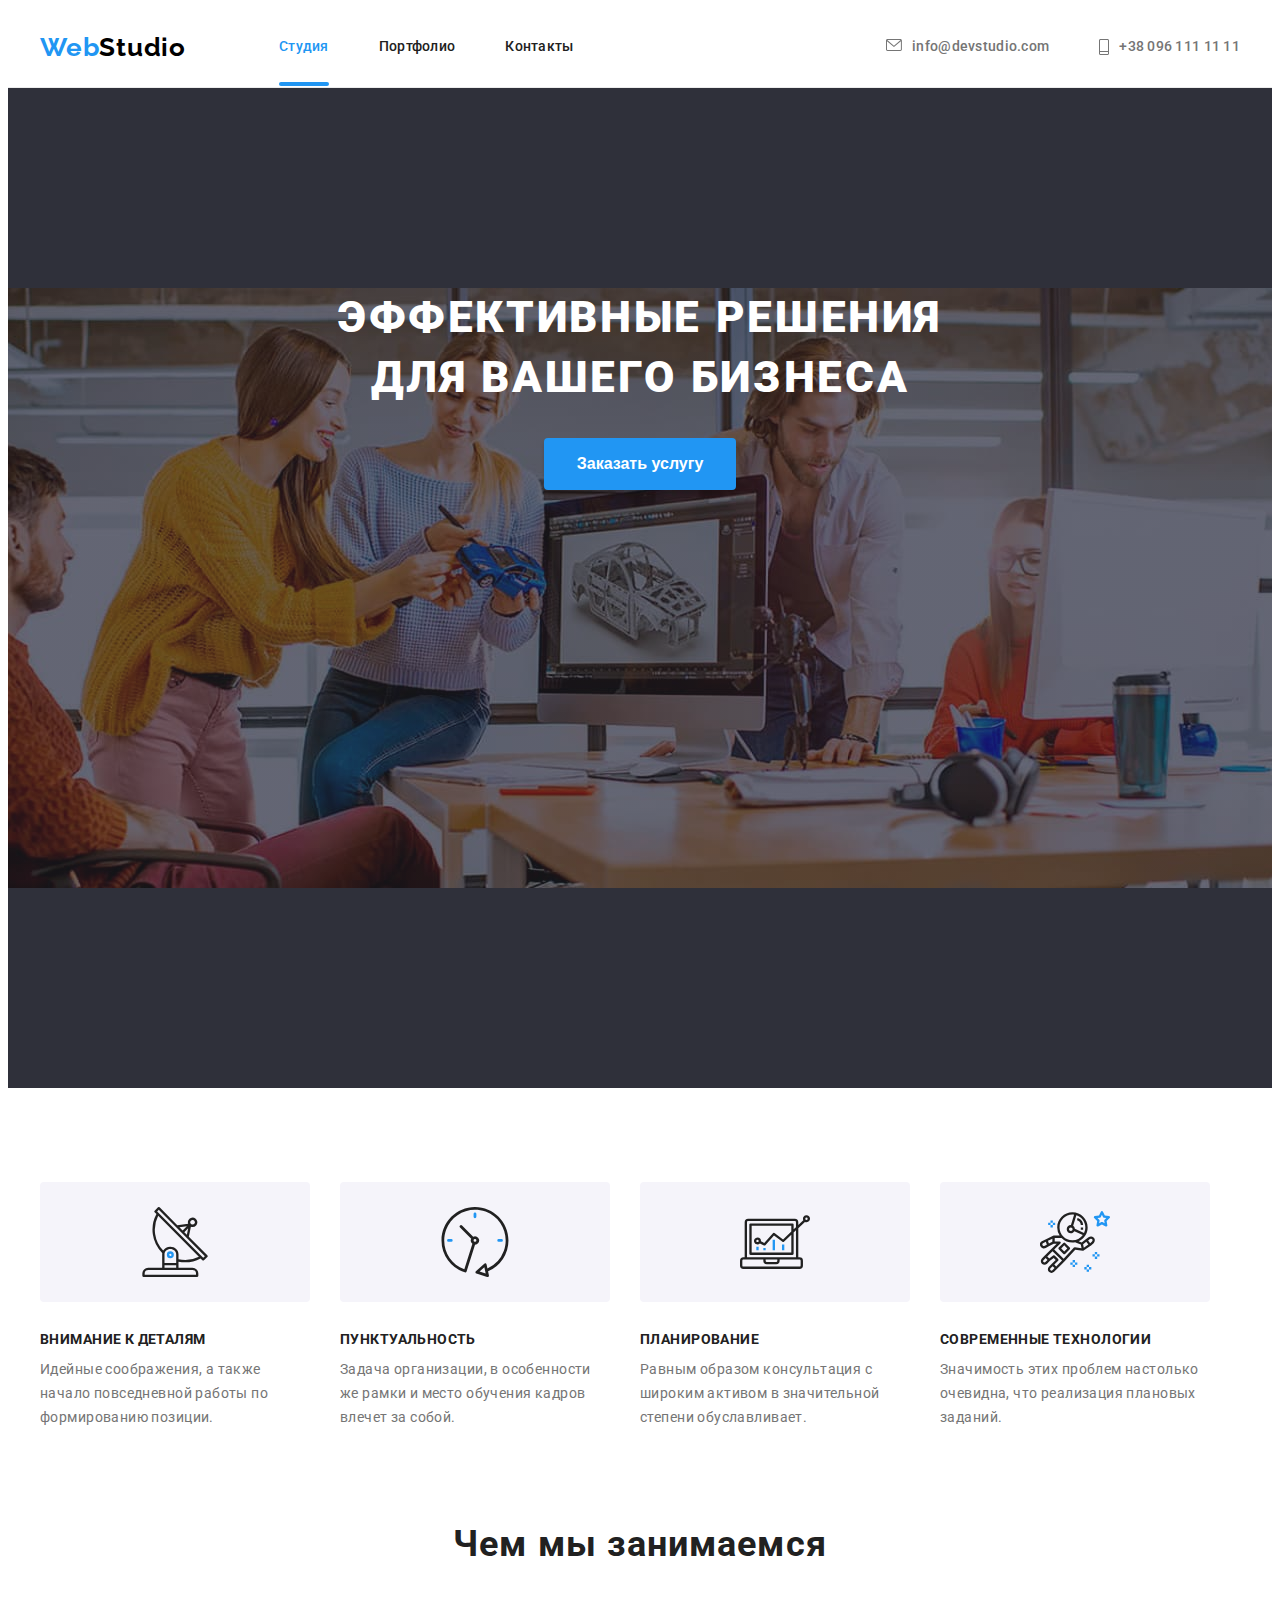
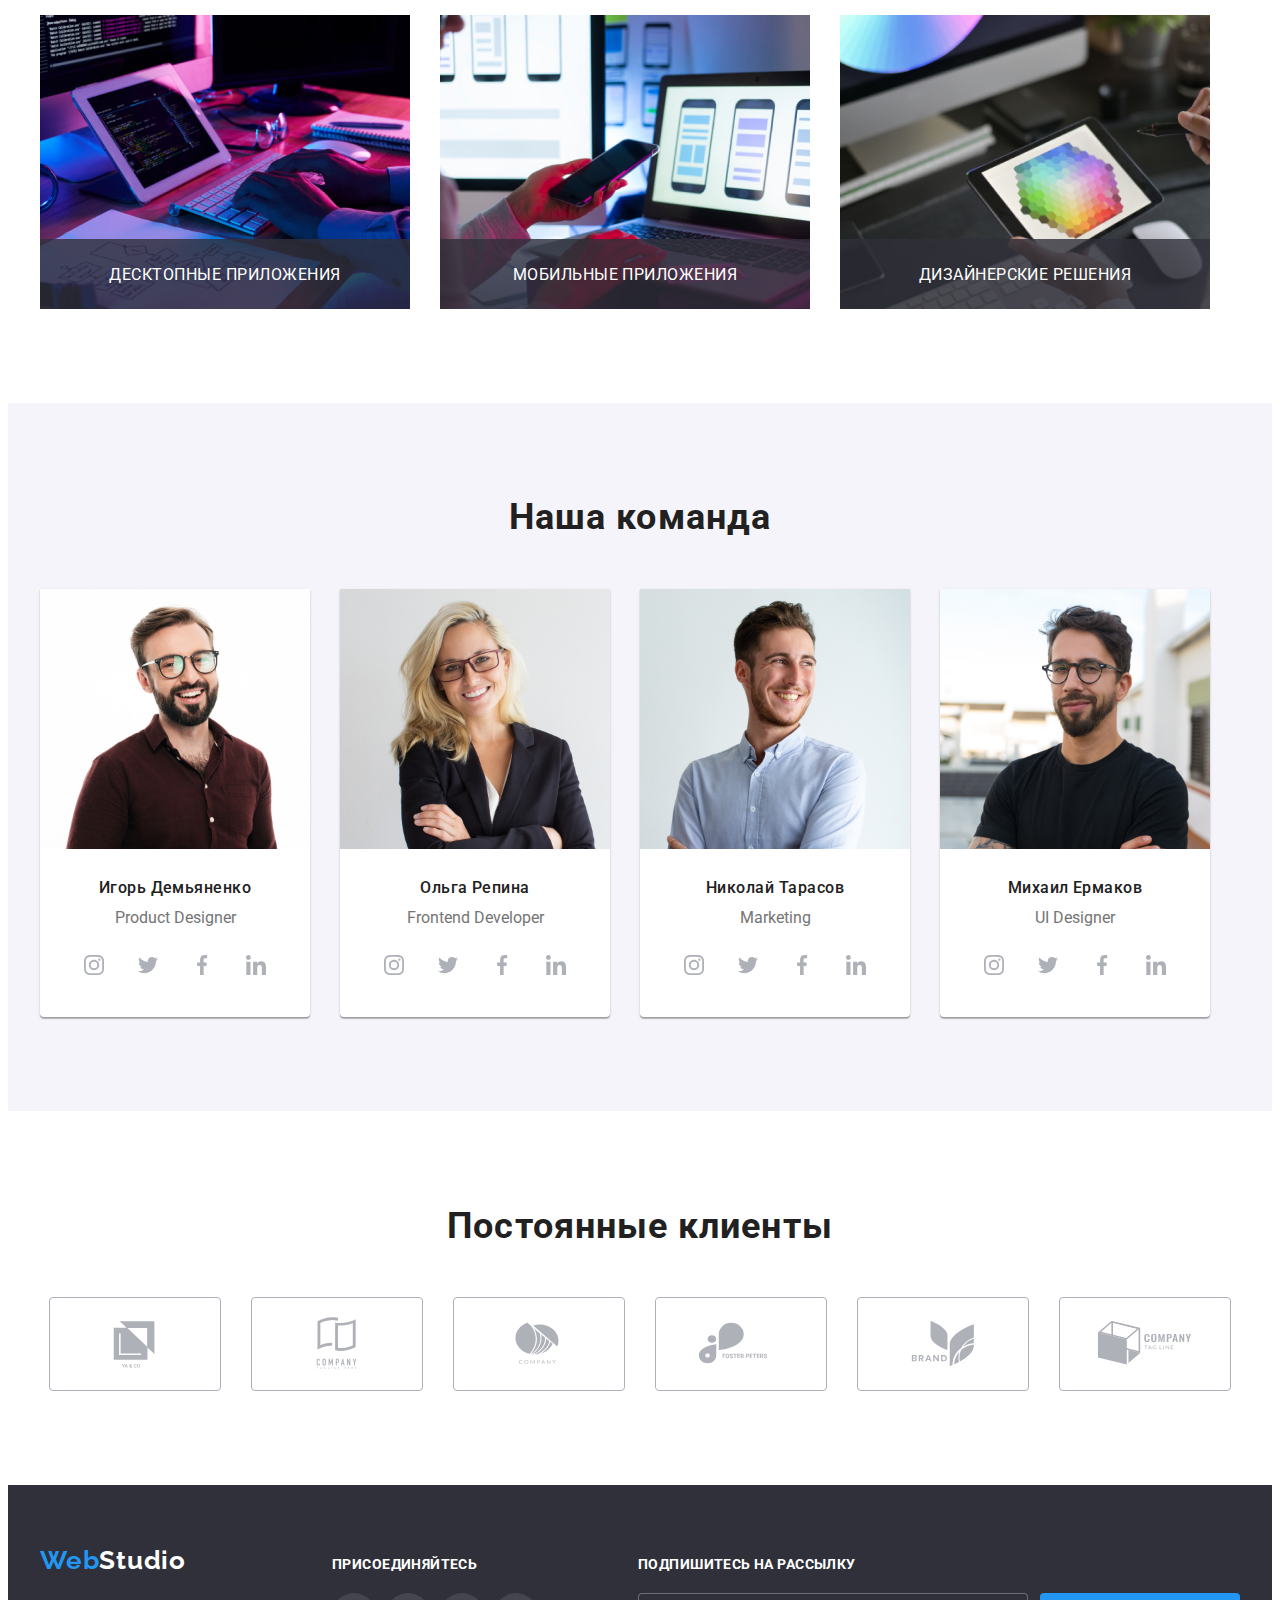
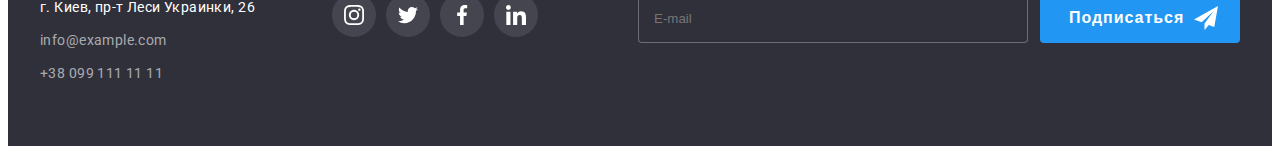
<file: index.html>
<!DOCTYPE html>
<html lang="ru">
  <head>
    <meta charset="UTF-8" />
    <meta http-equiv="X-UA-Compatible" content="IE=edge" />
    <meta name="viewport" content="width=device-width, initial-scale=1.0" />
    <title>WebStudio</title>
    <link rel="preconnect" href="https://fonts.googleapis.com" />
    <link rel="preconnect" href="https://fonts.gstatic.com" crossorigin />
    <link
      href="https://fonts.googleapis.com/css2?family=Raleway:wght@700&family=Roboto:wght@400;500;700;900&display=swap"
      rel="stylesheet"
    />
    <link
      rel="stylesheet"
      href="https://cdnjs.cloudflare.com/ajax/libs/modern-normalize/1.1.0/modern-normalize.min.css"
      integrity="sha512-wpPYUAdjBVSE4KJnH1VR1HeZfpl1ub8YT/NKx4PuQ5NmX2tKuGu6U/JRp5y+Y8XG2tV+wKQpNHVUX03MfMFn9Q=="
      crossorigin="anonymous"
      referrerpolicy="no-referrer"
    />
    <link rel="stylesheet" href="./css/styles.css" />
  </head>
  <body>
    <header class="header">
      <div class="container head-container">
        <a class="logo link" href="./index.html"
          >Web<span class="dark-logo">Studio</span></a
        >
        <nav class="header-nav">
          <ul class="menu list">
            <li class="menu-item">
              <a class="menu-link current link" href="./index.html">Студия</a>
            </li>
            <li class="menu-item">
              <a class="menu-link link" href="./portfolio.html">Портфолио</a>
            </li>
            <li class="menu-item">
              <a class="menu-link link" href="#">Контакты</a>
            </li>
          </ul>
        </nav>
        <ul class="contact list">
          <li class="contact-item">
            <a class="contact-link link" href="mailto:info@devstudio.com">
              <svg class="contact-icon" width="16" height="12">
                <use href="./images/icons.svg#envelope"></use>
              </svg>
              info@devstudio.com
            </a>
          </li>
          <li class="contact-item">
            <a class="contact-link link" href="tel:0961111111">
              <svg class="contact-icon" width="10" height="16">
                <use href="./images/icons.svg#vector"></use>
              </svg>
              +38 096 111 11 11</a
            >
          </li>
        </ul>
      </div>
    </header>
    <main>
      <section class="section hero">
        <div class="container hero-container">
          <h1 class="hero-title">
            Эффективные решения <br />для вашего бизнеса
          </h1>
          <button class="hero-btn" data-modal-open type="button">
            Заказать услугу
          </button>
        </div>
      </section>
      <section class="section features">
        <div class="container features-container">
          <ul class="features-menu list">
            <li class="features-item">
              <div class="features-border">
                <svg width="70" height="70">
                  <use href="./images/icons.svg#antenna"></use>
                </svg>
              </div>
              <h3 class="our-features">Внимание к деталям</h3>
              <p class="idea-features">
                Идейные соображения, а также начало повседневной работы по
                формированию позиции.
              </p>
            </li>
            <li class="features-item">
              <div class="features-border">
                <svg width="70" height="70">
                  <use href="./images/icons.svg#clock"></use>
                </svg>
              </div>
              <h3 class="our-features">Пунктуальность</h3>
              <p class="idea-features">
                Задача организации, в особенности же рамки и место обучения
                кадров влечет за собой.
              </p>
            </li>
            <li class="features-item">
              <div class="features-border">
                <svg width="70" height="70">
                  <use href="./images/icons.svg#diagram"></use>
                </svg>
              </div>
              <h3 class="our-features">Планирование</h3>
              <p class="idea-features">
                Равным образом консультация с широким активом в значительной
                степени обуславливает.
              </p>
            </li>
            <li class="features-item">
              <div class="features-border">
                <svg width="70" height="70">
                  <use href="./images/icons.svg#astronaut"></use>
                </svg>
              </div>
              <h3 class="our-features">Современные технологии</h3>
              <p class="idea-features">
                Значимость этих проблем настолько очевидна, что реализация
                плановых заданий.
              </p>
            </li>
          </ul>
        </div>
      </section>
      <section class="section our-mission">
        <div class="container our-mission-container">
          <h2 class="mission">Чем мы занимаемся</h2>
          <ul class="mission-list list">
            <li class="mission-item">
              <img
                src="./images/comp.jpg"
                alt="поддержка работы сайта на компьютере"
                width="370"
                height="294"
              />
              <div class="mission-text">Десктопные приложения</div>
            </li>
            <li class="mission-item">
              <img
                src="./images/phone.jpg"
                alt="поддержка работы сайта на телефоне"
                width="370"
                height="294"
              />
              <div class="mission-text">Мобильные приложения</div>
            </li>
            <li class="mission-item">
              <img
                src="./images/tab.jpg"
                alt="поддержка работы сайта на планшете"
                width="370"
                height="294"
              />
              <div class="mission-text">Дизайнерские решения</div>
            </li>
          </ul>
        </div>
      </section>
      <section class="section personal">
        <div class="container personal-container">
          <h2 class="our-team">Наша команда</h2>
          <ul class="team-list list">
            <li class="team">
              <img
                src="./images/employees/igor.jpg"
                alt="Игорь Демьяненко"
                width="270"
                height="260"
              />
              <div class="person">
                <h3 class="team-person">Игорь Демьяненко</h3>
                <p class="person-work" lang="en">Product Designer</p>
                <ul class="social list">
                  <li class="social-item">
                    <a
                      class="social-link link"
                      href=""
                      target="_blank"
                      rel="noopener noreferrer"
                      aria-label="instagram"
                    >
                      <svg class="social-icon" width="20" height="20">
                        <use href="./images/icons.svg#instagram"></use>
                      </svg>
                    </a>
                  </li>
                  <li class="social-item">
                    <a
                      class="social-link link"
                      href=""
                      target="_blank"
                      rel="noopener noreferrer"
                      aria-label="twitter"
                    >
                      <svg class="social-icon" width="20" height="20">
                        <use href="./images/icons.svg#twitter"></use>
                      </svg>
                    </a>
                  </li>
                  <li class="social-item">
                    <a
                      class="social-link link"
                      href=""
                      target="_blank"
                      rel="noopener noreferrer"
                      aria-label="facebook"
                    >
                      <svg class="social-icon" width="20" height="20">
                        <use href="./images/icons.svg#facebook"></use>
                      </svg>
                    </a>
                  </li>
                  <li class="social-item">
                    <a
                      class="social-link link"
                      href=""
                      target="_blank"
                      rel="noopener noreferrer"
                      aria-label="linkedin"
                    >
                      <svg class="social-icon" width="20" height="20">
                        <use href="./images/icons.svg#linkedin"></use>
                      </svg>
                    </a>
                  </li>
                </ul>
              </div>
            </li>
            <li class="team">
              <img
                src="./images/employees/olga.jpg"
                alt="Ольга Репина"
                width="270"
                height="260"
              />
              <div class="person">
                <h3 class="team-person">Ольга Репина</h3>
                <p class="person-work" lang="en">Frontend Developer</p>
                <ul class="social list">
                  <li class="social-item">
                    <a
                      class="social-link link"
                      href=""
                      target="_blank"
                      rel="noopener noreferrer"
                      aria-label="instagram"
                    >
                      <svg class="social-icon" width="20" height="20">
                        <use href="./images/icons.svg#instagram"></use>
                      </svg>
                    </a>
                  </li>
                  <li class="social-item">
                    <a
                      class="social-link link"
                      href=""
                      target="_blank"
                      rel="noopener noreferrer"
                      aria-label="twitter"
                    >
                      <svg class="social-icon" width="20" height="20">
                        <use href="./images/icons.svg#twitter"></use>
                      </svg>
                    </a>
                  </li>
                  <li class="social-item">
                    <a
                      class="social-link link"
                      href=""
                      target="_blank"
                      rel="noopener noreferrer"
                      aria-label="facebook"
                    >
                      <svg class="social-icon" width="20" height="20">
                        <use href="./images/icons.svg#facebook"></use>
                      </svg>
                    </a>
                  </li>
                  <li class="social-item">
                    <a
                      class="social-link link"
                      href=""
                      target="_blank"
                      rel="noopener noreferrer"
                      aria-label="linkedin"
                    >
                      <svg class="social-icon" width="20" height="20">
                        <use href="./images/icons.svg#linkedin"></use>
                      </svg>
                    </a>
                  </li>
                </ul>
              </div>
            </li>
            <li class="team">
              <img
                src="./images/employees/nikolai.jpg"
                alt="Николай Тарасов"
                width="270"
                height="260"
              />
              <div class="person">
                <h3 class="team-person">Николай Тарасов</h3>
                <p class="person-work" lang="en">Marketing</p>
                <ul class="social list">
                  <li class="social-item">
                    <a
                      class="social-link link"
                      href=""
                      target="_blank"
                      rel="noopener noreferrer"
                      aria-label="instagram"
                    >
                      <svg class="social-icon" width="20" height="20">
                        <use href="./images/icons.svg#instagram"></use>
                      </svg>
                    </a>
                  </li>
                  <li class="social-item">
                    <a
                      class="social-link link"
                      href=""
                      target="_blank"
                      rel="noopener noreferrer"
                      aria-label="twitter"
                    >
                      <svg class="social-icon" width="20" height="20">
                        <use href="./images/icons.svg#twitter"></use>
                      </svg>
                    </a>
                  </li>
                  <li class="social-item">
                    <a
                      class="social-link link"
                      href=""
                      target="_blank"
                      rel="noopener noreferrer"
                      aria-label="facebook"
                    >
                      <svg class="social-icon" width="20" height="20">
                        <use href="./images/icons.svg#facebook"></use>
                      </svg>
                    </a>
                  </li>
                  <li class="social-item">
                    <a
                      class="social-link link"
                      href=""
                      target="_blank"
                      rel="noopener noreferrer"
                      aria-label="linkedin"
                    >
                      <svg class="social-icon" width="20" height="20">
                        <use href="./images/icons.svg#linkedin"></use>
                      </svg>
                    </a>
                  </li>
                </ul>
              </div>
            </li>
            <li class="team">
              <img
                src="./images/employees/mixail.jpg"
                alt="Михаил Ермаков"
                width="270"
                height="260"
              />
              <div class="person">
                <h3 class="team-person">Михаил Ермаков</h3>
                <p class="person-work" lang="en">UI Designer</p>
                <ul class="social list">
                  <li class="social-item">
                    <a
                      class="social-link link"
                      href=""
                      target="_blank"
                      rel="noopener noreferrer"
                      aria-label="instagram"
                    >
                      <svg class="social-icon" width="20" height="20">
                        <use href="./images/icons.svg#instagram"></use>
                      </svg>
                    </a>
                  </li>
                  <li class="social-item">
                    <a
                      class="social-link link"
                      href=""
                      target="_blank"
                      rel="noopener noreferrer"
                      aria-label="twitter"
                    >
                      <svg class="social-icon" width="20" height="20">
                        <use href="./images/icons.svg#twitter"></use>
                      </svg>
                    </a>
                  </li>
                  <li class="social-item">
                    <a
                      class="social-link link"
                      href=""
                      target="_blank"
                      rel="noopener noreferrer"
                      aria-label="facebook"
                    >
                      <svg class="social-icon" width="20" height="20">
                        <use href="./images/icons.svg#facebook"></use>
                      </svg>
                    </a>
                  </li>
                  <li class="social-item">
                    <a
                      class="social-link link"
                      href=""
                      target="_blank"
                      rel="noopener noreferrer"
                      aria-label="linkedin"
                    >
                      <svg class="social-icon" width="20" height="20">
                        <use href="./images/icons.svg#linkedin"></use>
                      </svg>
                    </a>
                  </li>
                </ul>
              </div>
            </li>
          </ul>
        </div>
      </section>

      <section class="section partners">
        <div class="container">
          <h2 class="all-partners">Постоянные клиенты</h2>
          <ul class="our-partners">
            <li class="partners-items list">
              <a class="partners-link link" href="">
                <svg class="partners-icons" width="106" height="60">
                  <use href="./images/icons.svg#Logo-1"></use>
                </svg>
              </a>
            </li>
            <li class="partners-items list">
              <a class="partners-link link" href="">
                <svg class="partners-icons" width="106" height="60">
                  <use href="./images/icons.svg#Logo-2"></use>
                </svg>
              </a>
            </li>
            <li class="partners-items list">
              <a class="partners-link link" href="">
                <svg class="partners-icons" width="106" height="60">
                  <use href="./images/icons.svg#Logo-3"></use>
                </svg>
              </a>
            </li>
            <li class="partners-items list">
              <a class="partners-link link" href="">
                <svg class="partners-icons" width="106" height="60">
                  <use href="./images/icons.svg#Logo-4"></use>
                </svg>
              </a>
            </li>
            <li class="partners-items list">
              <a class="partners-link link" href="">
                <svg class="partners-icons" width="106" height="60">
                  <use href="./images/icons.svg#Logo-5"></use>
                </svg>
              </a>
            </li>
            <li class="partners-items list">
              <a class="partners-link link" href="">
                <svg class="partners-icons" width="106" height="60">
                  <use href="./images/icons.svg#Logo-6"></use>
                </svg>
              </a>
            </li>
          </ul>
        </div>
      </section>
    </main>
    <footer class="footer">
      <div class="footer-container container">
        <div class="logo-adres">
          <a class="logo-footer link" href="./index.html"
            >Web<span class="light-logo">Studio</span></a
          >
          <ul class="list">
            <li class="item">
              <a
                class="adress-link adress link"
                href="https://bit.ly/3pXMvUd"
                target="_blank"
                rel="noopener noreferrer"
              >
                г. Киев, пр-т Леси Украинки, 26
              </a>
            </li>
            <li class="item">
              <a class="footer-list link" href="mailto:info@example.com"
                >info@example.com</a
              >
            </li>
            <li class="item">
              <a class="footer-list link" href="tel:0991111111"
                >+38 099 111 11 11</a
              >
            </li>
          </ul>
        </div>
        <div class="join">
          <b class="join-us">Присоединяйтесь</b>
          <ul class="join-icons">
            <li class="join-item list">
              <a
                class="join-link link"
                href=""
                target="_blank"
                rel="noopener noreferrer"
                aria-label="instagram"
              >
                <svg class="join-icon" width="20" height="20">
                  <use href="./images/icons.svg#instagram"></use>
                </svg>
              </a>
            </li>
            <li class="join-item list">
              <a
                class="join-link link"
                href=""
                target="_blank"
                rel="noopener noreferrer"
                aria-label="instagram"
              >
                <svg class="join-icon" width="20" height="20">
                  <use href="./images/icons.svg#twitter"></use>
                </svg>
              </a>
            </li>
            <li class="join-item list">
              <a
                class="join-link link"
                href=""
                target="_blank"
                rel="noopener noreferrer"
                aria-label="instagram"
              >
                <svg class="join-icon" width="20" height="20">
                  <use href="./images/icons.svg#facebook"></use>
                </svg>
              </a>
            </li>
            <li class="join-item list">
              <a
                class="join-link link"
                href=""
                target="_blank"
                rel="noopener noreferrer"
                aria-label="instagram"
              >
                <svg class="join-icon" width="20" height="20">
                  <use href="./images/icons.svg#linkedin"></use>
                </svg>
              </a>
            </li>
          </ul>
        </div>
        <form class="form-send">
          <b class="send">Подпишитесь на рассылку</b>
          <label class="form-footer">
            <input
              class="form-email"
              type="email"
              name="email"
              placeholder="E-mail"
            />
            <button class="rep-button" type="submit">
              <b>Подписаться</b>
              <svg class="footer-icon" width="24" height="24">
                <use href="./images/icons.svg#aireplane"></use>
              </svg>
            </button>
          </label>
        </form>
      </div>
    </footer>
    <div class="backdrop is-hidden" data-modal>
      <div class="modal">
        <button
          class="modal-button"
          type="button"
          data-modal-close
          aria-label="Закрыть окно"
        >
          <svg class="modal-icon" width="11" height="11">
            <use href="./images/icons.svg#modal"></use>
          </svg>
        </button>

        <form class="form" autocomplete="off">
          <strong class="form-contact">
            Оставьте свои данные, мы вам перезвоним
          </strong>

          <label class="form-area">
            <span class="form-info">Имя</span>
            <span class="form-input-svg">
              <input type="text" class="form-input" name="name" />
              <svg class="icon" width="12" height="12">
                <use href="./images/icons.svg#human"></use></svg
            ></span>
          </label>

          <label class="form-area">
            <span class="form-info">Телефон </span>
            <span class="form-input-svg">
              <input class="form-input" type="text" name="tel" />
              <svg class="icon" width="13" height="13">
                <use href="./images/icons.svg#phone"></use></svg
            ></span>
          </label>

          <label class="form-area">
            <span class="form-info">Почта</span>
            <span class="form-input-svg">
              <input class="form-input" type="email" name="mail" />
              <svg class="icon" width="15" height="12">
                <use href="./images/icons.svg#letter"></use></svg
            ></span>
          </label>

          <label class="form-area">
            <span class="form-info">Комментарий</span>
            <textarea
              class="form-input-comment"
              name="comment"
              placeholder="Введите текст"
            ></textarea>
          </label>

          <label class="form-checkbox">
            <span class="checkbox-container">
              <input class="checkbox" name="agreement" type="checkbox" />
              <svg class="checkbox-icon-checked" width="16px" height="15px">
                <use href="./images/icons.svg#click"></use>
              </svg>
              <span class="checkbox-icon-unchecked"></span>
            </span>
            <span class="checkbox-label">
              Соглашаюсь с рассылкой и принимаю
              <a
                class="checkbox-label-link"
                href=""
                target="_blank"
                rel="noopener noreferrer"
                >Условия договора</a
              >
            </span>
          </label>
          <button class="send-btn" type="submit">Отправить</button>
        </form>
      </div>
    </div>

    <script src="./js/modal.js"></script>
  </body>
</html>
</file>
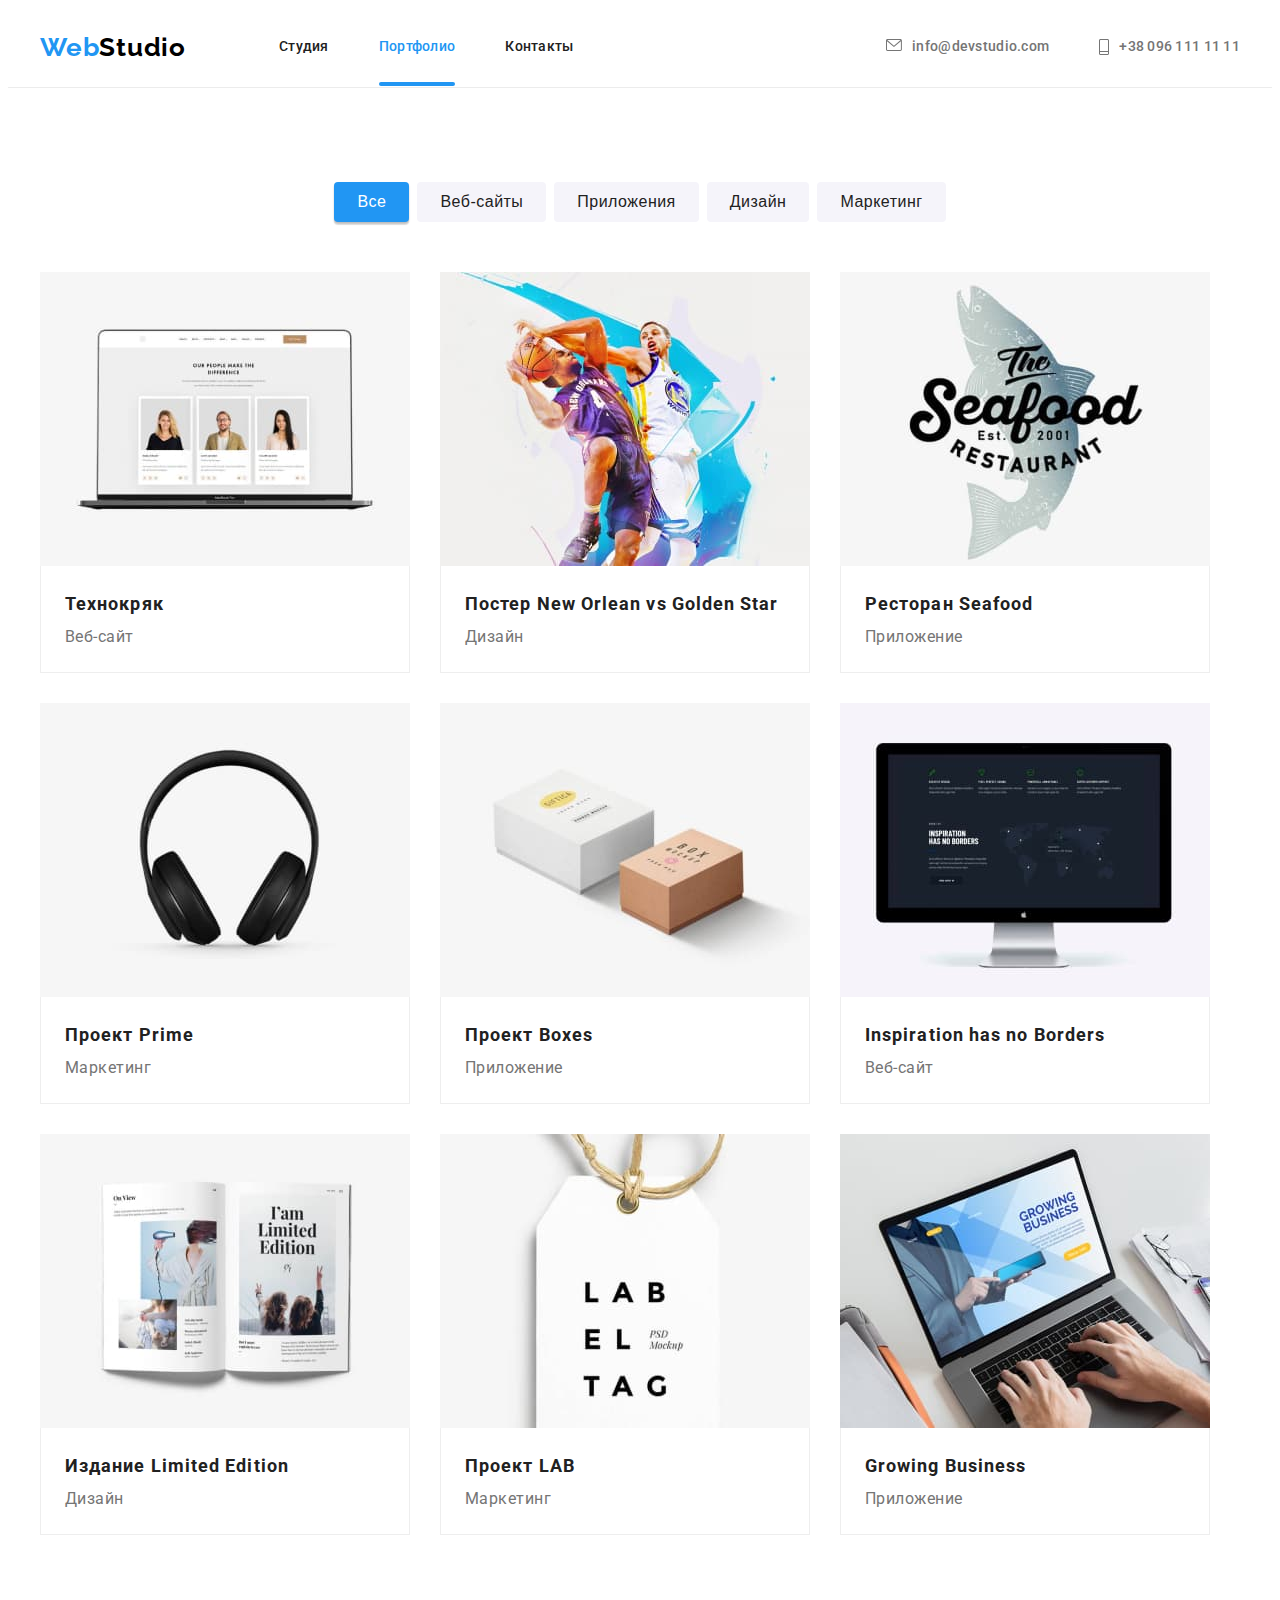
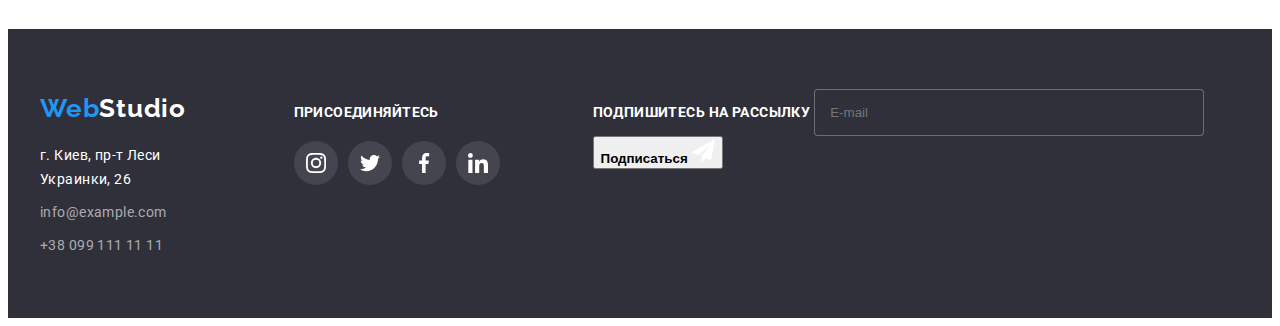
<file: portfolio.html>
<!DOCTYPE html>
<html lang="ru">
  <head>
    <meta charset="UTF-8" />
    <meta http-equiv="X-UA-Compatible" content="IE=edge" />
    <meta name="viewport" content="width=device-width, initial-scale=1.0" />
    <title>WebStudio</title>
    <link rel="preconnect" href="https://fonts.googleapis.com" />
    <link rel="preconnect" href="https://fonts.gstatic.com" crossorigin />
    <link
      href="https://fonts.googleapis.com/css2?family=Raleway:wght@700&family=Roboto:wght@400;500;700;900&display=swap"
      rel="stylesheet"
    />
        <link rel="stylesheet" href="https://cdnjs.cloudflare.com/ajax/libs/modern-normalize/1.1.0/modern-normalize.min.css"
          integrity="sha512-wpPYUAdjBVSE4KJnH1VR1HeZfpl1ub8YT/NKx4PuQ5NmX2tKuGu6U/JRp5y+Y8XG2tV+wKQpNHVUX03MfMFn9Q=="
          crossorigin="anonymous" referrerpolicy="no-referrer" />

    <link rel="stylesheet" href="./css/styles.css" />
  </head>
    <header class="header">
     <div class="container head-container">
        <a class="logo link" href="./index.html">Web<span class="dark-logo">Studio</span></a>
        <nav class="header-nav">
          <ul class="menu list">
            <li class="menu-item">
              <a class="menu-link  link" href="./index.html">Студия</a>
            </li>
            <li class="menu-item">
              <a class="menu-link current link" href="./portfolio.html">Портфолио</a>
            </li>
            <li class="menu-item">
              <a class="menu-link link" href="#">Контакты</a>
            </li>
          </ul>
        </nav>
        <ul class="contact list">
          <li class="contact-item">
            <a class="contact-link link" href="mailto:info@devstudio.com"> <svg class="contact-icon" width="16" height="12">
                <use href="./images/icons.svg#envelope"></use>
              </svg>
              info@devstudio.com </a>
          </li>
          <li class="contact-item">
            <a class="contact-link link" href="tel:0961111111">
              <svg class="contact-icon" width="10" height="16">
                <use href="./images/icons.svg#vector"></use>
              </svg>
              +38 096 111 11 11</a>
          </li>
        </ul>
</div>
    </header>
<main>
  <section class=" section menu-section">
    <div class="container">
      <h1 class="portfolio visually-hidden ">Наши роботы</h1>
      <ul class=" menu-nav list">
        <li class="button-item" ><button type="button" class="button active-btn">Все</button></li>
        <li class="button-item" ><button type="button" class="button">Веб-сайты</button></li>
        <li class="button-item" ><button type="button" class="button">Приложения</button></li>
        <li class="button-item"><button type="button" class="button">Дизайн</button></li>
        <li class="button-item"><button type="button" class="button">Маркетинг</button></li>
      </ul>

      <h2 class="our-projects visually-hidden">Наши проекты</h2>
      <ul class=" projects list">
      <li class="projects-item">
        <a class="projects-link link" href="#">
          <div class="projects-img">
         <img src="images/projects/project1.jpg" 
         height="294" />
        <div class="projects-overlay">
          <div class="overlay-text">
            <p>Ресурс предлагает комплексные предложения с разным уровнем функционала и сервисов. Все это позволит
              посетителю получить исчерпывающие сведения о компании или частном лице.</p>
          </div>
        </div>
          </div>
         <div class="project-text">
        <h3 class="project-name">Технокряк</h3>
        <p class="project-type">Веб-сайт</p>
        </div>
      </a>
      </li>
      <li class="projects-item"> <a class="projects-link link" href="#">
        <div class="projects-img">
        <img src="images/projects/project2.jpg" 
        alt="project2" 
        width="370" 
        height="294"
         /> 
        <div class="projects-overlay">
          <div class="overlay-text">
            <p>Ресурс предлагает комплексные предложения с разным уровнем функционала и сервисов. Все это позволит
              посетителю получить исчерпывающие сведения о компании или частном лице.</p>
          </div>
        </div>
        </div>
        <div class="project-text">
      <h3 class="project-name">Постер <span lang="en">New Orlean vs Golden Star</span></h3>
      <p class="project-type">Дизайн</p>
        </div>
      </a>
    </li>
      <li class="projects-item"><a class="projects-link link" href="#">
        <div class="projects-img">
        <img src="images/projects/project3.jpg" 
        alt="project1"
        width="370"
        height="294" />
        <div class="projects-overlay">
          <div class="overlay-text">
            <p>Ресурс предлагает комплексные предложения с разным уровнем функционала и сервисов. Все это позволит
              посетителю получить исчерпывающие сведения о компании или частном лице.</p>
          </div>
        </div>
        </div>
        <div class="project-text">
      <h3 class="project-name">Ресторан <span lang="en">Seafood</span></h3>
      <p class="project-type">Приложение</p>
      </div>
      </a>
    </li>
      <li class="projects-item"><a class="projects-link link" href="#">
        <div class="projects-img">
        <img src="images/projects/project4.jpg" 
        alt="project1" 
        width="370" 
        height="294" />
        <div class="projects-overlay">
          <div class="overlay-text">
            <p>Ресурс предлагает комплексные предложения с разным уровнем функционала и сервисов. Все это позволит
              посетителю получить исчерпывающие сведения о компании или частном лице.</p>
          </div>
        </div>
        </div>
        <div class="project-text">
      <h3 class="project-name">Проект <span lang="en">Prime</span></h3>
      <p class="project-type">Маркетинг</p>
      </div>
      </a>
    </li>
      <li class="projects-item"> <a class="projects-link link" href="#">
        <div class="projects-img">
        <img src="images/projects/project5.jpg" 
        alt="project1" 
        width="370"
         height="294" />
        <div class="projects-overlay">
          <div class="overlay-text">
            <p>Ресурс предлагает комплексные предложения с разным уровнем функционала и сервисов. Все это позволит
              посетителю получить исчерпывающие сведения о компании или частном лице.</p>
          </div>
        </div>
        </div>
        <div class="project-text">
      <h3 class="project-name">Проект <span lang="en">Boxes</span></h3>
      <p class="project-type">Приложение</p>
      </div>
      </a>
    </li>
      <li class="projects-item"><a class="projects-link link" href="#">
        <div class="projects-img">
        <img src="images/projects/project6.jpg" 
        alt="project1"
         width="370"
          height="294" />
          <div class="projects-overlay">
            <div class="overlay-text">
              <p>Ресурс предлагает комплексные предложения с разным уровнем функционала и сервисов. Все это позволит
                посетителю получить исчерпывающие сведения о компании или частном лице.</p>
            </div>
          </div>
          </div>
          <div class="project-text">
      <h3 class="project-name"><span lang="en">Inspiration has no Borders</span></h3>
      <p class="project-type">Веб-сайт</p>
      </div>
      </a>
    </li>
      <li class="projects-item"><a class="projects-link link" href="#">
        <div class="projects-img">
        <img src="images/projects/project7.jpg" 
        alt="project1"
         width="370" 
         height="294" />
        <div class="projects-overlay">
          <div class="overlay-text">
            <p>Ресурс предлагает комплексные предложения с разным уровнем функционала и сервисов. Все это позволит
              посетителю получить исчерпывающие сведения о компании или частном лице.</p>
          </div>
        </div>
        </div>
        <div class="project-text">
      <h3 class="project-name">Издание <span lang="en">Limited Edition</span></h3>
      <p class="project-type">Дизайн</p>
        </div>
      </a>
    </li>
      <li class="projects-item"><a class="projects-link link" href="#">
        <div class="projects-img">
        <img src="images/projects/project8.jpg" 
        alt="project1" 
        width="370"
         height="294" />
        <div class="projects-overlay">
          <div class="overlay-text">
            <p>Ресурс предлагает комплексные предложения с разным уровнем функционала и сервисов. Все это позволит
              посетителю получить исчерпывающие сведения о компании или частном лице.</p>
          </div>
        </div>
        </div>
        <div class="project-text">
      <h3 class="project-name">Проект <span lang="en">LAB</span></h3>
      <p class="project-type">Маркетинг</p>
        </div>
      </a>
    </li>
      <li class="projects-item"><a class=" projects-link link" href="#">
        <div class="projects-img">
        <img src="images/projects/project9.jpg"
         alt="project1"
          width="370"
           height="294" />
          <div class="projects-overlay">
            <div class="overlay-text">
              <p>Ресурс предлагает комплексные предложения с разным уровнем функционала и сервисов. Все это позволит
                посетителю получить исчерпывающие сведения о компании или частном лице.</p>
            </div>
          </div>
          </div>
          <div class="project-text">
      <h3 class="project-name"><span lang="en">Growing Business</span></h3>
      <p class="project-type">Приложение</p>
          </div>
      </a>
    </li>
    </ul>
    </div>
  </section>
    </main>
    <footer class="footer">
      <div class="footer-container container">
        <div class="logo-adres">
          <a class="logo-footer link" href="./index.html">Web<span class="light-logo">Studio</span></a>
          <ul class="list">
            <li class="item">
              <a class="adress-link adress link" href="https://bit.ly/3pXMvUd" target="_blank" rel="noopener noreferrer">
                г. Киев, пр-т Леси Украинки, 26
              </a>
            </li>
            <li class="item">
              <a class="footer-list link" href="mailto:info@example.com">info@example.com</a>
            </li>
            <li class="item">
              <a class="footer-list link" href="tel:0991111111">+38 099 111 11 11</a>
            </li>
          </ul>
        </div>
        <div class="join">
          <b class="join-us">Присоединяйтесь</b>
          <ul class="join-icons">
            <li class="join-item list">
              <a class="join-link link" href="" target="_blank" rel="noopener noreferrer" aria-label="instagram">
                <svg class="join-icon" width="20" height="20">
                  <use href="./images/icons.svg#instagram"></use>
                </svg>
              </a>
            </li>
            <li class="join-item list">
              <a class="join-link link" href="" target="_blank" rel="noopener noreferrer" aria-label="instagram">
                <svg class="join-icon" width="20" height="20">
                  <use href="./images/icons.svg#twitter"></use>
                </svg>
              </a>
            </li>
            <li class="join-item list">
              <a class="join-link link" href="" target="_blank" rel="noopener noreferrer" aria-label="instagram">
                <svg class="join-icon" width="20" height="20">
                  <use href="./images/icons.svg#facebook"></use>
                </svg>
              </a>
            </li>
            <li class="join-item list">
              <a class="join-link link" href="" target="_blank" rel="noopener noreferrer" aria-label="instagram">
                <svg class="join-icon" width="20" height="20">
                  <use href="./images/icons.svg#linkedin"></use>
                </svg>
              </a>
            </li>
          </ul>
        </div>
    
        <form class="form-send">
          <b class="send">Подпишитесь на рассылку</b>
          <label class="form-form">
            <input class="form-email" type="email" name="email" placeholder="E-mail" />
            <button class="form-sub" type="button"> <b>Подписаться</b>
              <svg class="form-icon" width="24" height="24">
                <use href="./images/icons.svg#aireplane"></use>
              </svg> </button>
          </label>
        </form>
      </div>
      </div>
    </footer>
  </body>
</html>
</file>
<file: css/styles.css>
:root {
  --main-font: "Roboto", sans-serif;
  --logo-font: "Raleway", sans-serif;
  --nav-color: #212121;
  --text-color: #757575;
  --hover-color: #2196f3;
  --light-color: #fff;
  --background-color: #2f303a;
}

body {
  font-family: var(--main-font);
  font-style: normal;
}
h1,
h2,
h3,
h4,
h5,
h6,
ul,
p {
  margin: 0;
  padding: 0;
}
img {
  display: block;
  max-width: 100%;
  height: auto;
}
.section {
  padding-bottom: 94px;
  padding-top: 94px;
}
.header {
  border-bottom: 1px solid #ececec;
  padding-top: 24px;
  padding-bottom: 24px;
}
.list {
  list-style: none;
  padding: 0;
  margin: 0;
}
.link {
  text-decoration: none;
}
.head-container {
  display: flex;
  align-content: center;
}
.container {
  width: 1200px;
  margin-left: auto;
  margin-right: auto;
  padding-left: 15px;
  padding-right: 15px;
  align-items: center;
  /* box-sizing: border-box; */
}

.header-nav {
  display: flex;
}
.logo {
  display: block;
  font-family: var(--logo-font);
  font-weight: 700;
  font-size: 26px;
  line-height: 1.19;
  letter-spacing: 0.03em;
  color: var(--hover-color);
  margin-right: 93px;
}
.dark-logo {
  color: #000;
}
.light-logo {
  color: var(--light-color);
}

.menu {
  font-weight: 500;
  font-size: 14px;
  line-height: 1.14;
  letter-spacing: 0.02em;
  display: flex;
}
.menu-item:not(:last-child) {
  margin-right: 50px;
}
.menu-link {
  position: relative;
  padding: 32px 0;
  color: var(--nav-color);
  transition: color 250ms cubic-bezier(0.4, 0, 0.2, 1);
}
.menu-link.current {
  color: #2196f3;
}

.menu-link.current::after {
  content: "";
  position: absolute;
  display: block;
  width: 100%;
  height: 4px;
  background-color: #2196f3;
  border-radius: 2px;
  bottom: 0;
  left: 0;
}

.contact {
  display: flex;
  justify-content: center;
  align-items: center;
  margin-left: auto;
  font-weight: 500;
  font-size: 14px;
  line-height: 1.14;
  letter-spacing: 0.02em;
}

.contact-item:not(:last-child) {
  margin-right: 50px;
}
.contact-link {
  display: flex;
  color: var(--text-color);
  transition: color 250ms cubic-bezier(0.4, 0, 0.2, 1);
}

.menu-link:hover,
.menu-link:focus,
.contact-link:hover,
.contact-link:focus {
  color: var(--hover-color);
}
.contact-icon {
  margin-right: 10px;
  fill: currentColor;
}
.hero {
  display: block;
  background-color: var(--background-color);
  text-align: center;
  padding-top: 200px;
  padding-bottom: 200px;
  max-width: 1600px;
  height: 600px;
  background-image: linear-gradient(
      to right,
      rgba(47, 48, 58, 0.4),
      rgba(47, 48, 58, 0.4)
    ),
    url(../images/hero.jpg);
  margin-left: auto;
  margin-right: auto;
  background-position: center;
  background-repeat: no-repeat;
}
.hero-container {
  display: block;
}

.hero-title {
  text-align: center;
  margin-bottom: 30px;
  font-weight: 900;
  font-size: 44px;
  line-height: 1.36;
  letter-spacing: 0.06em;
  text-transform: uppercase;
  color: var(--light-color);
  /* width: 700px; */
}
.hero-btn {
  padding: 10px 32px;
  display: inline-block;
  font-weight: 700;
  font-size: 16px;
  line-height: 1.87;
  color: var(--light-color);
  background-color: var(--hover-color);
  text-decoration: none;
  box-shadow: 0px 4px 4px rgba(0, 0, 0, 0.15);
  border-radius: 4px;
  border: 1px solid transparent;
  cursor: pointer;
}

.backdrop {
  position: fixed;
  width: 100%;
  height: 100%;
  left: 0px;
  top: 0px;
  background-color: rgba(0, 0, 0, 0.2);
  opacity: 1;
  transition: opacity 250ms cubic-bezier(0.4, 0, 0.2, 1),
    visibility 250ms cubic-bezier(0.4, 0, 0.2, 1);
}
.backdrop.is-hidden {
  opacity: 0;
  pointer-events: none;
  visibility: hidden;
}

.backdrop.is-hidden .modal {
  transform: translate(-50%, -50%) scale(0.5);
}
.modal {
  position: absolute;
  top: 50%;
  left: 50%;
  padding: 40px;
  transform: translate(-50%, -50%) scale(1);
  width: 528px;
  height: 581px;
  background: #ffffff;
  box-shadow: 0px 1px 3px rgba(0, 0, 0, 0.12), 0px 1px 1px rgba(0, 0, 0, 0.14),
    0px 2px 1px rgba(0, 0, 0, 0.2);
  border-radius: 4px;
  transition: transform 250ms cubic-bezier(0.4, 0, 0.2, 1);
}
.modal-button {
  position: absolute;
  display: flex;
  width: 30px;
  height: 30px;
  right: 8px;
  top: 8px;
  align-items: center;
  justify-content: center;
  padding: 0;
  background: #ffffff;
  border: 1px solid rgba(0, 0, 0, 0.1);
  border-radius: 50%;
  cursor: pointer;
  transition: color 250ms cubic-bezier(0.4, 0, 0.2, 1);
}
.modal-button:hover,
.modal-button:focus {
  color: var(--hover-color);
}
.modal-icon {
  fill: currentColor;
}
.form {
  margin-left: auto;
  margin-right: auto;
}
.form-contact {
  display: block;
  font-weight: 700;
  font-size: 20px;
  line-height: 1.15;
  text-align: center;
  letter-spacing: 0.03em;
  color: #212121;
  margin-bottom: 12px;
}
.form-area {
  display: flex;
  flex-direction: column;
  margin-bottom: 10px;
}

.form-input-svg:hover,
.form-input-svg:focus + .icon {
  fill: #2196f3;
}

.form-input-svg {
  position: relative;
  flex-direction: column;
  display: flex;
}

.form-info {
  position: relative;
  font-size: 12px;
  line-height: 1.16;
  letter-spacing: 0.01em;
  margin-bottom: 4px;
  color: #757575;
}
.form-input {
  position: relative;
  display: flex;
  border: 1px solid rgba(33, 33, 33, 0.2);
  border-radius: 4px;
  padding: 11px 32px;
  cursor: pointer;
  outline: transparent;
}

.form-input-comment {
  width: 100%;
  display: flex;
  height: 120px;
  padding: 12px 16px;
  resize: none;
  font-weight: 400;
  font-size: 12px;
  line-height: 14px;
  letter-spacing: 0.01em;
  color: rgba(117, 117, 117, 0.5);
  color: var(--nav-color);
  border: 1px solid rgba(33, 33, 33, 0.2);
  border-radius: 4px;
  transition: border-color 250ms cubic-bezier(0.4, 0, 0.2, 1);
  cursor: pointer;
  outline: transparent;
}

.form-input:hover,
.form-input:focus {
  border: 1px solid var(--hover-color);
}

.form-input-comment:hover,
.form-input-comment:focus {
  border: 1px solid var(--hover-color);
}

.form-input-comment::placeholder {
  color: rgba(117, 117, 117, 0.5);
}
.icon {
  position: absolute;
  left: 10px;
  top: 50%;
  display: inline-block;
  transform: translateY(-7px);
}

.send-btn {
  /* position: absolute; */
  display: block;
  box-shadow: 0px 4px 4px rgba(0, 0, 0, 0.15);
  /* right: 30%; */
  border: none;
  /* width: 200px; */
  margin: 0 auto;
  padding: 10px 55px;
  border-radius: 4px;
  background-color: #2196f3;
  color: #fff;
  cursor: pointer;
  font-weight: 700;
  font-size: 16px;
  line-height: 1.88;
  align-items: center;
  text-align: center;
  letter-spacing: 0.06em;
  transition: box-shadow 250ms cubic-bezier(0.4, 0, 0.2, 1);
}
/* check */
.form-checkbox {
  display: flex;
  justify-content: center;
  align-items: center;
  margin-bottom: 30px;
}

.checkbox-container {
  position: relative;
  display: block;
  width: 16px;
  height: 15px;
  margin-right: 8px;
  cursor: pointer;
}

.checkbox-icon-checked {
  position: absolute;
  top: 0;
  left: 0;
  width: 16px;
  height: 15px;
  transform: scale(0.2);
  opacity: 0;
  transition: transform 250ms cubic-bezier(0.4, 0, 0.2, 1),
    opacity 250ms cubic-bezier(0.4, 0, 0.2, 1);
  background-color: #2196f3;
  border: none;
}

.checkbox-icon-unchecked {
  position: absolute;
  top: 0;
  left: 0;
  display: block;
  width: 16px;
  height: 15px;
  border: 2px solid #212121;
  border-radius: 2px;
  transition: border-color 250ms cubic-bezier(0.4, 0, 0.2, 1),
    border-color 250ms cubic-bezier(0.4, 0, 0.2, 1);
}

.checkbox:checked + .checkbox-icon-checked {
  transform: scale(1);
  opacity: 1;
}

.checkbox:checked ~ .checkbox-icon-unchecked {
  border-color: var(--hover-color);
}

.checkbox:focus ~ .checkbox-icon-unchecked,
.checkbox:hover ~ .checkbox-icon-unchecked {
  border-color: var(--hover-color);
}

.checkbox:focus:checked ~ .checkbox-icon-unchecked,
.checkbox:hover:checked ~ .checkbox-icon-unchecked {
  border-color: var(--nav-color);
}

.checkbox {
  position: absolute;
  white-space: nowrap;
  width: 1px;
  height: 1px;
  overflow: hidden;
  border: 0;
  padding: 0;
  clip: rect(0 0 0 0);
  clip-path: inset(50%);
  margin: -1px;
}

.checkbox-label {
  line-height: 1.71;
  cursor: pointer;
  user-select: none;
  font-weight: 400;
  font-size: 14px;
  letter-spacing: 0.03em;
  color: #757575;
}

.checkbox-label-link {
  color: var(--hover-color);
  text-decoration-line: underline;
}

/* ------------- */
.features {
  padding-bottom: 0;
}
.idea-features {
  color: var(--text-color);
  font-weight: 400;
  font-size: 14px;
  line-height: 1.71;
  letter-spacing: 0.03em;
}
.feature-icons {
  display: flex;
}
.features-border {
  display: flex;
  align-items: center;
  justify-content: center;
  width: 270px;
  height: 120px;
  background: #f5f4fa;
  border-radius: 4px;
  margin-bottom: 30px;
}
.features-border:not(:last-child) {
  margin-right: 30px;
}
.features-menu {
  display: flex;
}
.features-item {
  width: 270px;
}
.features-item:not(:last-child) {
  margin-right: 30px;
}
.our-features {
  color: var(--nav-color);
  font-weight: 700;
  font-size: 14px;
  line-height: 1.14;
  letter-spacing: 0.03em;
  text-transform: uppercase;
  margin-bottom: 10px;
}
.our-mission-container {
  align-items: center;
}
.mission,
.our-team {
  font-weight: 700;
  font-size: 36px;
  line-height: 1.16;
  text-align: center;
  letter-spacing: 0.03em;
  color: var(--nav-color);
  margin-bottom: 50px;
}

.mission-list {
  display: flex;
  align-items: center;
  padding: 0;
  margin: 0;
}

.mission-item {
  display: flex;
  align-items: center;
  position: relative;
  content: "";
  margin-right: 30px;
}
.mission-item:last-child {
  margin-right: 0;
}
.mission-text {
  position: absolute;
  content: "";
  bottom: 0;
  display: flex;
  align-items: center;
  justify-content: center;
  width: 100%;
  height: 70px;
  background-color: rgba(47, 48, 58, 0.8);
  color: var(--light-color);
  text-align: center;
  letter-spacing: 0.03em;
  text-transform: uppercase;
}
.personal {
  background-color: #f5f4fa;
}

.team-list {
  display: flex;
  padding: 0;
}
.team {
  width: 270px;
  background: #ffffff;
  box-shadow: 0px 1px 3px rgba(0, 0, 0, 0.12), 0px 1px 1px rgba(0, 0, 0, 0.14),
    0px 2px 1px rgba(0, 0, 0, 0.2);
  border-radius: 0px 0px 4px 4px;
}
.team:not(:last-child) {
  margin-right: 30px;
}
.person {
  padding-top: 30px;
  padding-bottom: 30px;
}
.team-person {
  color: var(--nav-color);
  text-align: center;
  font-weight: 500;
  font-size: 16px;
  line-height: 1.18;
  letter-spacing: 0.03em;
}
.person-work {
  margin-top: 10px;
  color: var(--text-color);
  text-align: center;
}
.social {
  display: flex;
  justify-content: center;
  align-items: center;
  margin-top: 16px;
}
.social-item:not(:last-child) {
  margin-right: 10px;
}
.social-link {
  display: flex;
  justify-content: center;
  align-items: center;
  width: 44px;
  height: 44px;
  background-color: #ffffff;
  border-radius: 50%;
  transition: background-color 250ms cubic-bezier(0.4, 0, 0.2, 1);
}
.social-link:hover,
.social-link:focus {
  background-color: var(--hover-color);
}
.social-icon {
  fill: #afb1b8;
  transition: fill 250ms cubic-bezier(0.4, 0, 0.2, 1);
}
.social-link:hover .social-icon,
.social-link:focus .social-icon {
  fill: #ffffff;
}
.all-partners {
  font-weight: 700;
  font-size: 36px;
  line-height: 42px;
  text-align: center;
  letter-spacing: 0.03em;
  color: #212121;
  margin-bottom: 50px;
}
.our-partners {
  display: flex;
  justify-content: center;
  align-items: center;
}
.partners-items:not(:last-child) {
  margin-right: 30px;
}
.partners-link {
  display: flex;
  justify-content: center;
  align-items: center;
  width: 170px;
  height: 92px;
  border: 1px solid #afb1b8;
  border-radius: 4px;
  transition: border-color 250ms cubic-bezier(0.4, 0, 0.2, 1);
}
.partners-link:hover,
.partners-link:focus {
  border-color: var(--hover-color);
}
.partners-icons {
  fill: #afb1b8;
  transition: fill 250ms cubic-bezier(0.4, 0, 0.2, 1);
}
.partners-link:hover .partners-icons,
.partners-link:focus .partners-icons {
  fill: var(--hover-color);
}
.footer {
  background-color: var(--background-color);
  padding-top: 60px;
  padding-bottom: 60px;
}
.footer-container {
  display: flex;
  align-items: baseline;
  justify-content: space-between;
}
.logo-footer {
  display: block;
  font-family: var(--logo-font);
  font-weight: 700;
  font-size: 26px;
  line-height: 1.19;
  letter-spacing: 0.03em;
  color: var(--hover-color);
  margin-bottom: 20px;
}
.footer-list {
  font-size: 14px;
  line-height: 1.71;
  letter-spacing: 0.03em;
  color: rgba(255, 255, 255, 0.6);
  transition: 250ms cubic-bezier(0.4, 0, 0.2, 1);
}
.item:not(:last-child) {
  margin-bottom: 9px;
}
.adress {
  color: var(--light-color);
  font-weight: 400;
  font-size: 14px;
  line-height: 1.71;
  letter-spacing: 0.03em;
  color: #ffffff;
}
.join {
  margin-left: 70px;
}
.join-us,
.send {
  font-weight: 700;
  font-size: 14px;
  line-height: 1.14;
  letter-spacing: 0.03em;
  text-transform: uppercase;
  color: var(--light-color);
}
.join-icons {
  display: flex;
  margin-top: 20px;
}
.join-item:not(:last-child) {
  margin-right: 10px;
}

.join-link {
  display: flex;
  justify-content: center;
  align-items: center;
  width: 44px;
  height: 44px;
  background: rgba(255, 255, 255, 0.1);
  border-radius: 50%;
  transition: background-color 250ms cubic-bezier(0.4, 0, 0.2, 1);
}

.join-link:hover,
.join-link:focus {
  background-color: var(--hover-color);
}

.join-icon {
  fill: var(--light-color);
}
.form-send {
  margin-left: 93px;
}

.form-footer {
  display: flex;
  flex-direction: row;
  margin-top: 20px;
}
.form-email{
  width: 358px;
  margin-right: 12px;
  border: 1px solid rgba(255, 255, 255, 0.3);
  background-color: #2f303a;
  border-radius: 4px;
  padding: 15px 15px;
}
.rep-button {
  display: flex;
  width: 200px;
  padding: 10px 10px 10px 29px;
  border: none;
  border-radius: 4px;
  background-color: #2196f3;
  color: #fff;
  cursor: pointer;
  font-weight: 700;
  font-size: 16px;
  line-height: 1.88;
  align-items: center;
  text-align: center;
  letter-spacing: 0.06em;
  transition: box-shadow 250ms cubic-bezier(0.4, 0, 0.2, 1);
}
.rep-button:hover,
.rep-button:focus {
  box-shadow: 0px 4px 4px rgba(0, 0, 0, 0.15);
}
.footer-icon {
  display: flex;
  margin-left: 10px;
}
/* STYLES FOR PORTFOLIO */

.visually-hidden {
  clip: rect(0 0 0 0);
  clip-path: inset(50%);
  height: 1px;
  overflow: hidden;
  position: absolute;
  white-space: nowrap;
  width: 1px;
}
.menu-nav {
  display: flex;
  align-items: center;
  justify-content: center;
  margin-bottom: 50px;
}
.button {
  padding: 6px 22px;
  font-weight: 500;
  font-size: 16px;
  line-height: 1.62;
  text-align: center;
  letter-spacing: 0.03em;
  color: var(--nav-color);
  cursor: pointer;
  background-color: #f5f4fa;
  border-radius: 4px;
  border: 1px solid transparent;
  transition: color, box-shadow,
    background-color 250ms cubic-bezier(0.4, 0, 0.2, 1);
}
.button-item:not(:last-child) {
  margin-right: 8px;
}
.button-item > .active-btn {
  background: var(--hover-color);
  color: var(--light-color);
  box-shadow: 0px 3px 1px rgba(0, 0, 0, 0.1), 0px 1px 2px rgba(0, 0, 0, 0.08),
    0px 2px 2px rgba(0, 0, 0, 0.12);
  border-radius: 4px;
  cursor: pointer;
}
.button:hover,
.button:focus {
  color: var(--light-color);
  background-color: var(--hover-color);
  box-shadow: 0px 3px 1px rgba(0, 0, 0, 0.1), 0px 1px 2px rgba(0, 0, 0, 0.08),
    0px 2px 2px rgba(0, 0, 0, 0.12);
}
.projects {
  display: flex;
  flex-wrap: wrap;
  margin-left: -30px;
  margin-top: -30px;
}

.projects-img {
  position: relative;
  overflow: hidden;
}
.projects-overlay {
  position: absolute;
  top: 0;
  left: 0;
  width: 100%;
  height: 100%;
  background-color: rgba(33, 150, 243, 0.9);
  transform: translateY(140%);
  transition: transform 250ms cubic-bezier(0.4, 0, 0.2, 1);
}

.overlay-text {
  position: absolute;
  display: flex;
  justify-content: center;
  font-size: 18px;
  line-height: 28px;
  letter-spacing: 0.03em;
  color: #ffffff;
  padding: 63px 24px;
}

.projects-link:hover .projects-overlay,
.projects-link:focus .projects-overlay {
  transform: translateX(0);
}
.projects-item {
  margin-top: 30px;
  margin-left: 30px;
  width: 370px;
}
.projects-link {
  display: block;
  background: #ffffff;
  transition: box-shadow 250ms cubic-bezier(0.4, 0, 0.2, 1);
}

.projects-link:hover,
.projects-link:focus {
  box-shadow: 0px 1px 1px rgba(0, 0, 0, 0.12), 0px 4px 4px rgba(0, 0, 0, 0.06),
    1px 4px 6px rgba(0, 0, 0, 0.16);
}
.project-text {
  padding: 20px 24px;
  border: 1px solid #eeeeee;
  border-top: 0;
}
.project-name {
  font-weight: 700;
  font-size: 18px;
  line-height: 2;
  letter-spacing: 0.06em;
  color: var(--nav-color);
}
.project-type {
  font-weight: 400;
  font-size: 16px;
  line-height: 1.88;
  letter-spacing: 0.03em;
  color: var(--text-color);
}
</file>
